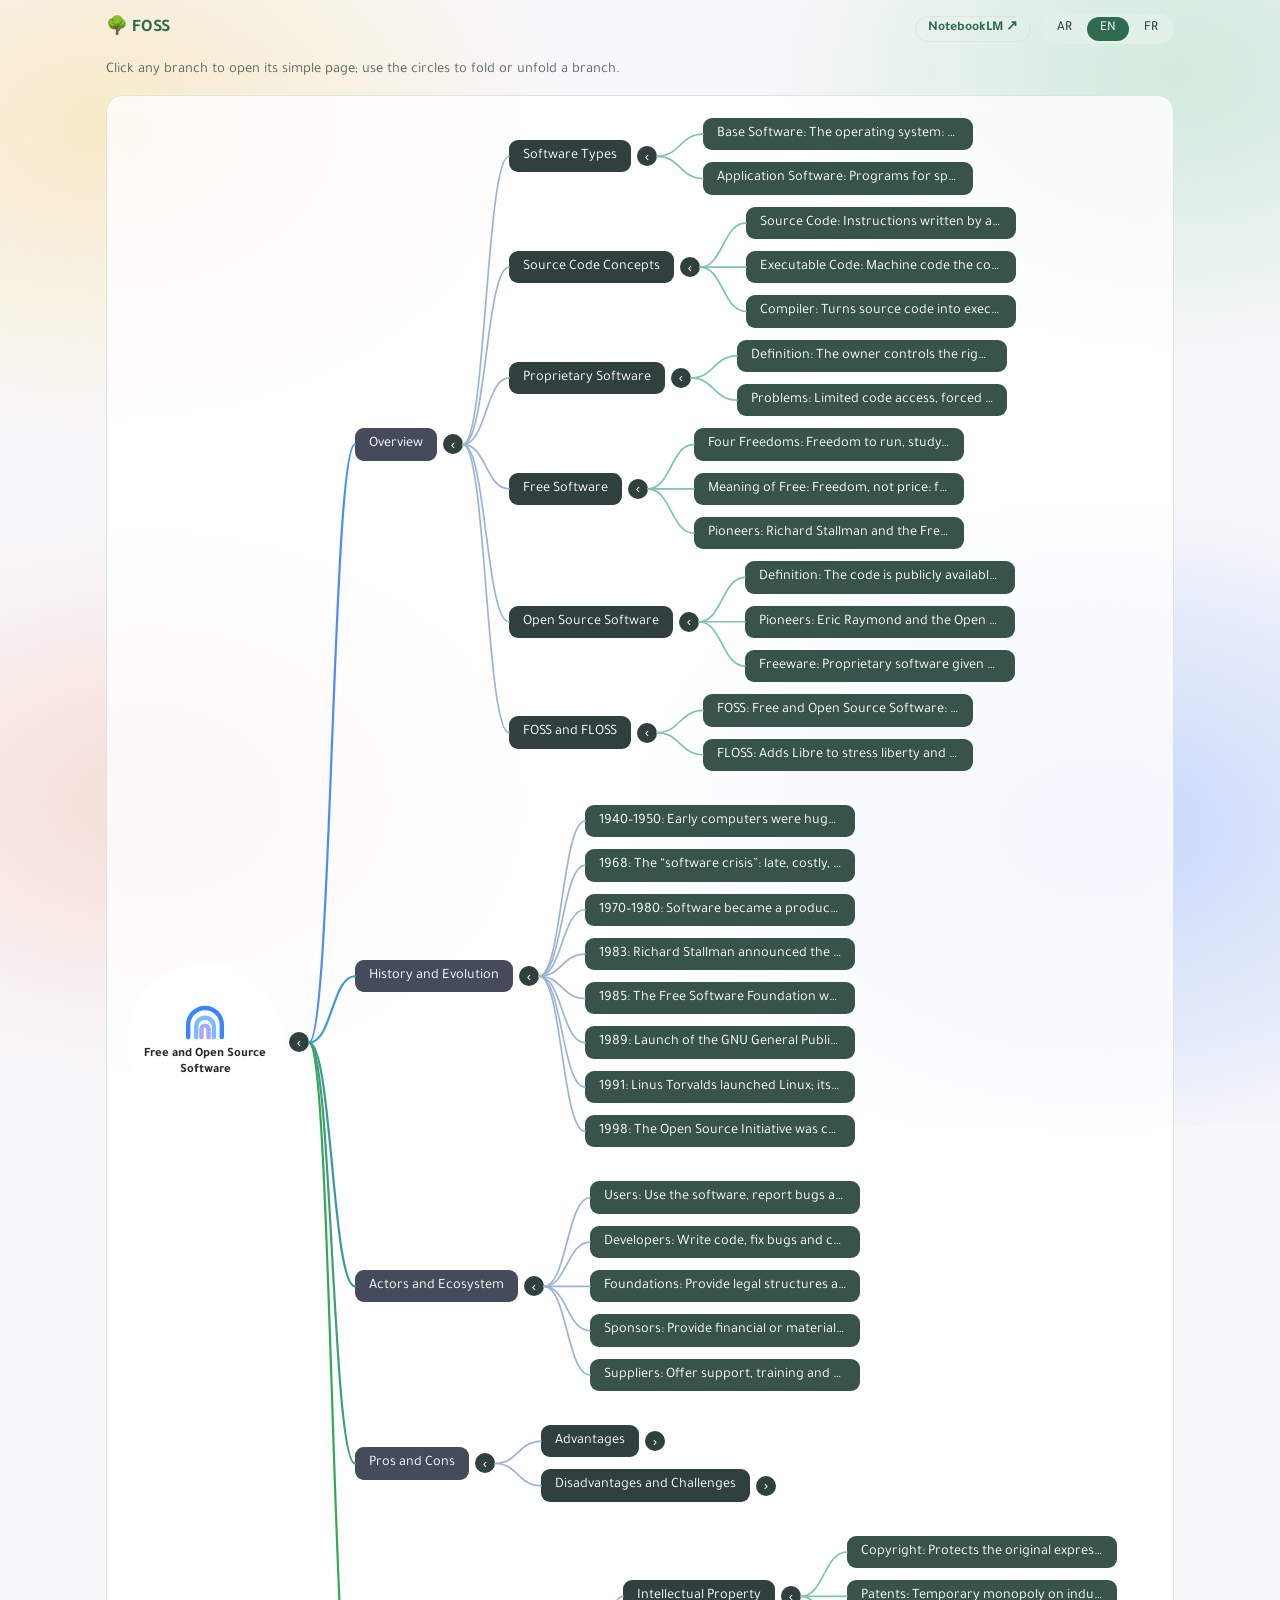
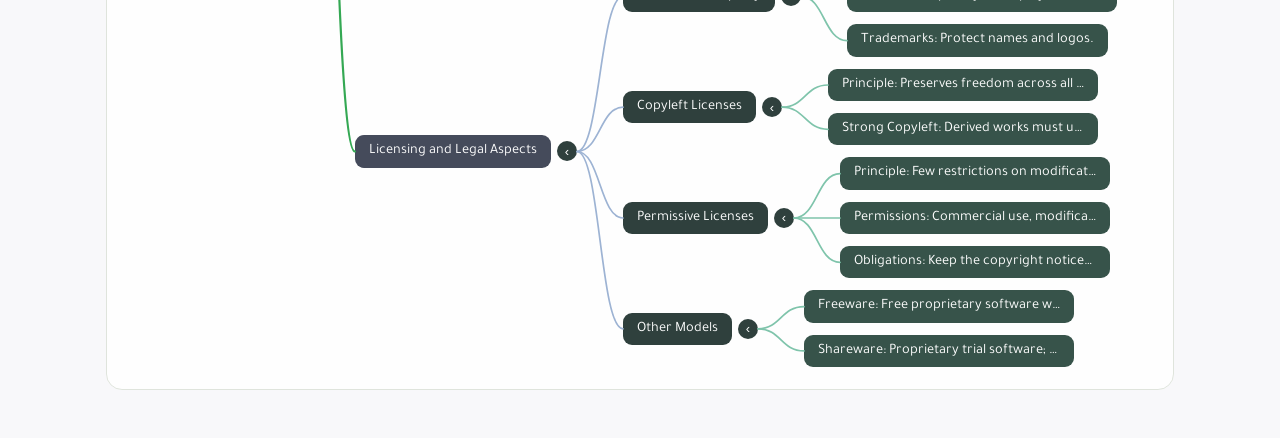
<file: index.html>
<!DOCTYPE html>
<html lang="en" dir="ltr">
<head>
<meta charset="utf-8">
<meta name="viewport" content="width=device-width, initial-scale=1, viewport-fit=cover">
<title>Free and Open Source Software</title>
<link rel="stylesheet" href="https://fonts.googleapis.com/css2?family=Tajawal:wght@400;500;700&display=swap">
<link rel="stylesheet" href="style.css">
</head>
<body>
<header><a class="logo" href="index.html">🌳 FOSS</a><a class="nb" href="https://notebooklm.link.google/PIHziD1KUrau" target="_blank" rel="noopener">NotebookLM ↗</a><div class="lg" id="lg"></div></header>
<main id="app"></main>
<script>window.PAGE="home"</script>
<script src="data.js"></script>
<script src="app.js"></script>
</body>
</html>
</file>
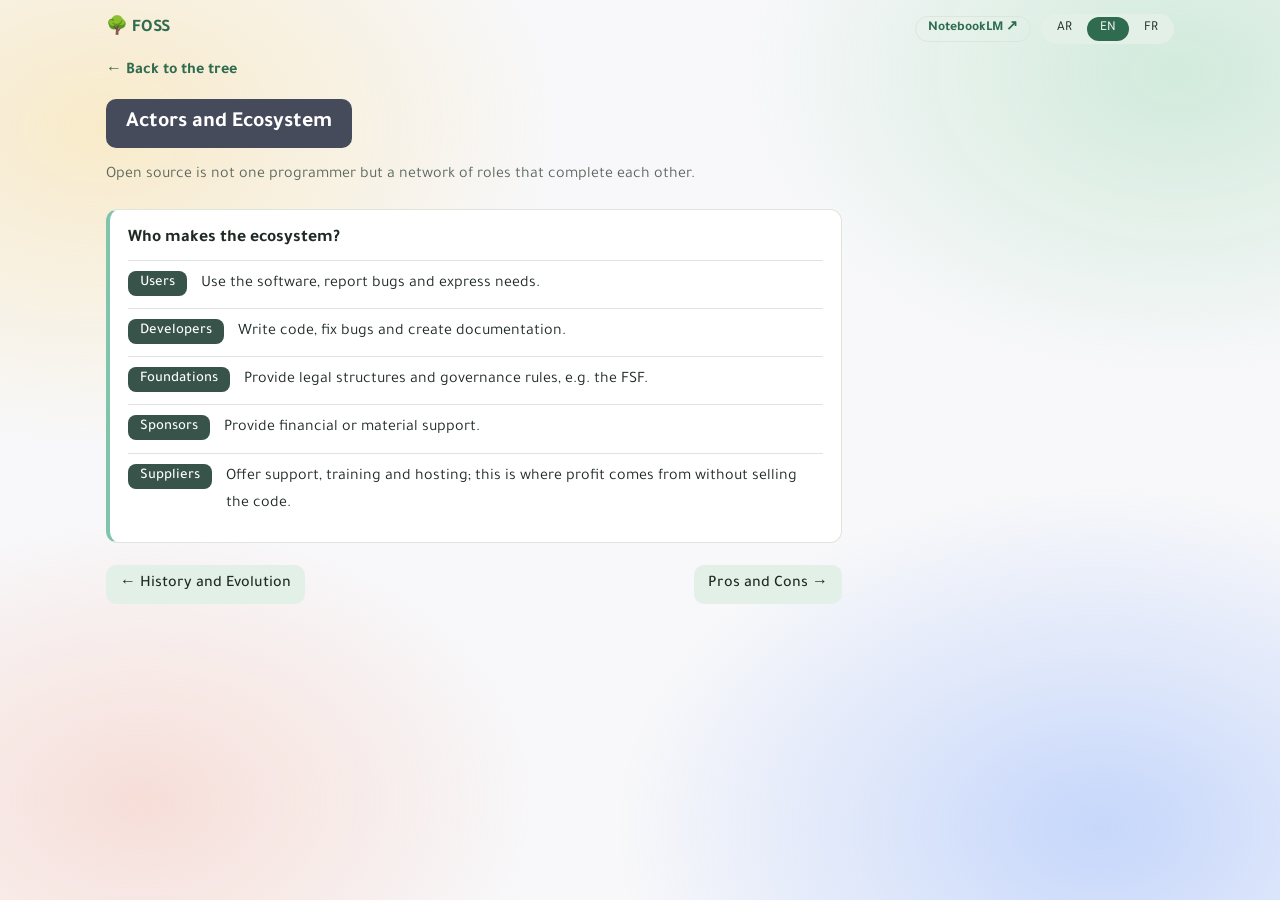
<file: actors.html>
<!DOCTYPE html>
<html lang="en" dir="ltr">
<head>
<meta charset="utf-8">
<meta name="viewport" content="width=device-width, initial-scale=1, viewport-fit=cover">
<title>Free and Open Source Software</title>
<link rel="stylesheet" href="https://fonts.googleapis.com/css2?family=Tajawal:wght@400;500;700&display=swap">
<link rel="stylesheet" href="style.css">
</head>
<body>
<header><a class="logo" href="index.html">🌳 FOSS</a><a class="nb" href="https://notebooklm.link.google/PIHziD1KUrau" target="_blank" rel="noopener">NotebookLM ↗</a><div class="lg" id="lg"></div></header>
<main id="app"></main>
<script>window.PAGE="actors"</script>
<script src="data.js"></script>
<script src="app.js"></script>
</body>
</html>
</file>
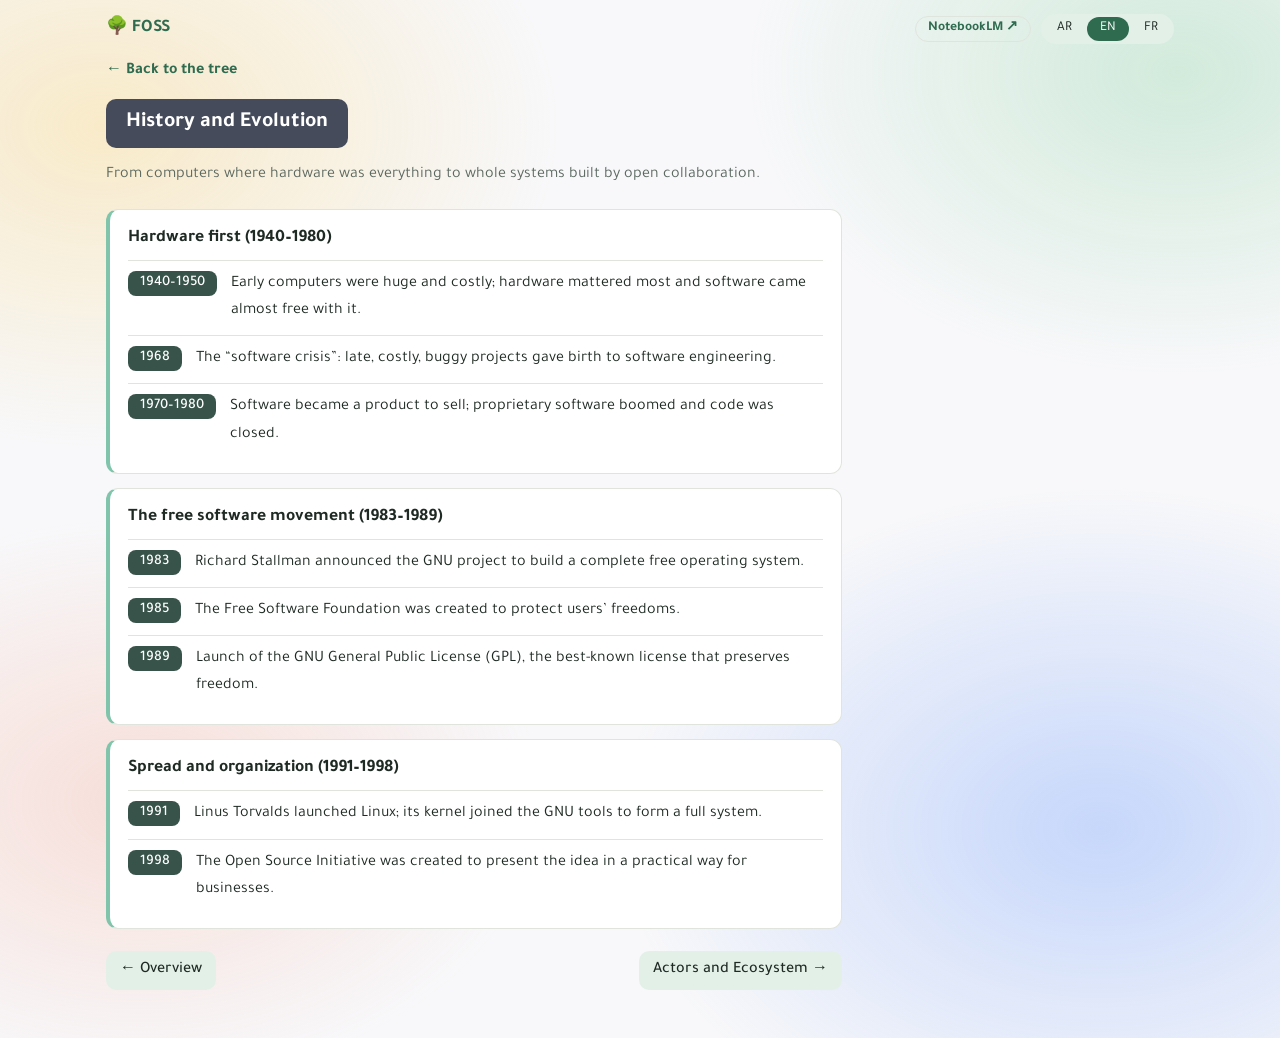
<file: history.html>
<!DOCTYPE html>
<html lang="en" dir="ltr">
<head>
<meta charset="utf-8">
<meta name="viewport" content="width=device-width, initial-scale=1, viewport-fit=cover">
<title>Free and Open Source Software</title>
<link rel="stylesheet" href="https://fonts.googleapis.com/css2?family=Tajawal:wght@400;500;700&display=swap">
<link rel="stylesheet" href="style.css">
</head>
<body>
<header><a class="logo" href="index.html">🌳 FOSS</a><a class="nb" href="https://notebooklm.link.google/PIHziD1KUrau" target="_blank" rel="noopener">NotebookLM ↗</a><div class="lg" id="lg"></div></header>
<main id="app"></main>
<script>window.PAGE="history"</script>
<script src="data.js"></script>
<script src="app.js"></script>
</body>
</html>
</file>
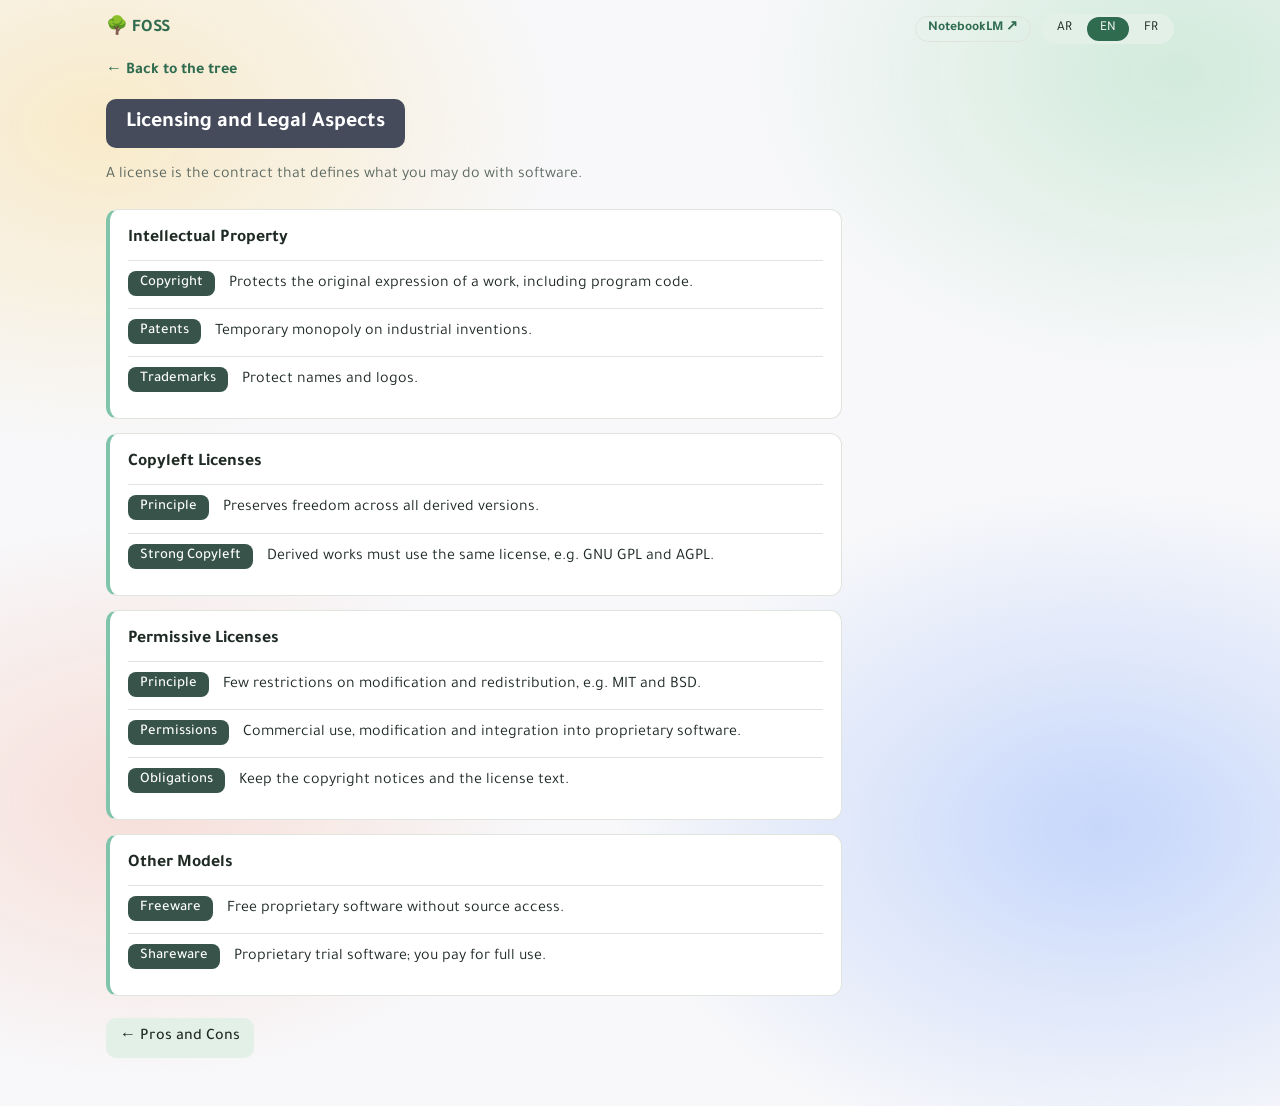
<file: licensing.html>
<!DOCTYPE html>
<html lang="en" dir="ltr">
<head>
<meta charset="utf-8">
<meta name="viewport" content="width=device-width, initial-scale=1, viewport-fit=cover">
<title>Free and Open Source Software</title>
<link rel="stylesheet" href="https://fonts.googleapis.com/css2?family=Tajawal:wght@400;500;700&display=swap">
<link rel="stylesheet" href="style.css">
</head>
<body>
<header><a class="logo" href="index.html">🌳 FOSS</a><a class="nb" href="https://notebooklm.link.google/PIHziD1KUrau" target="_blank" rel="noopener">NotebookLM ↗</a><div class="lg" id="lg"></div></header>
<main id="app"></main>
<script>window.PAGE="licensing"</script>
<script src="data.js"></script>
<script src="app.js"></script>
</body>
</html>
</file>
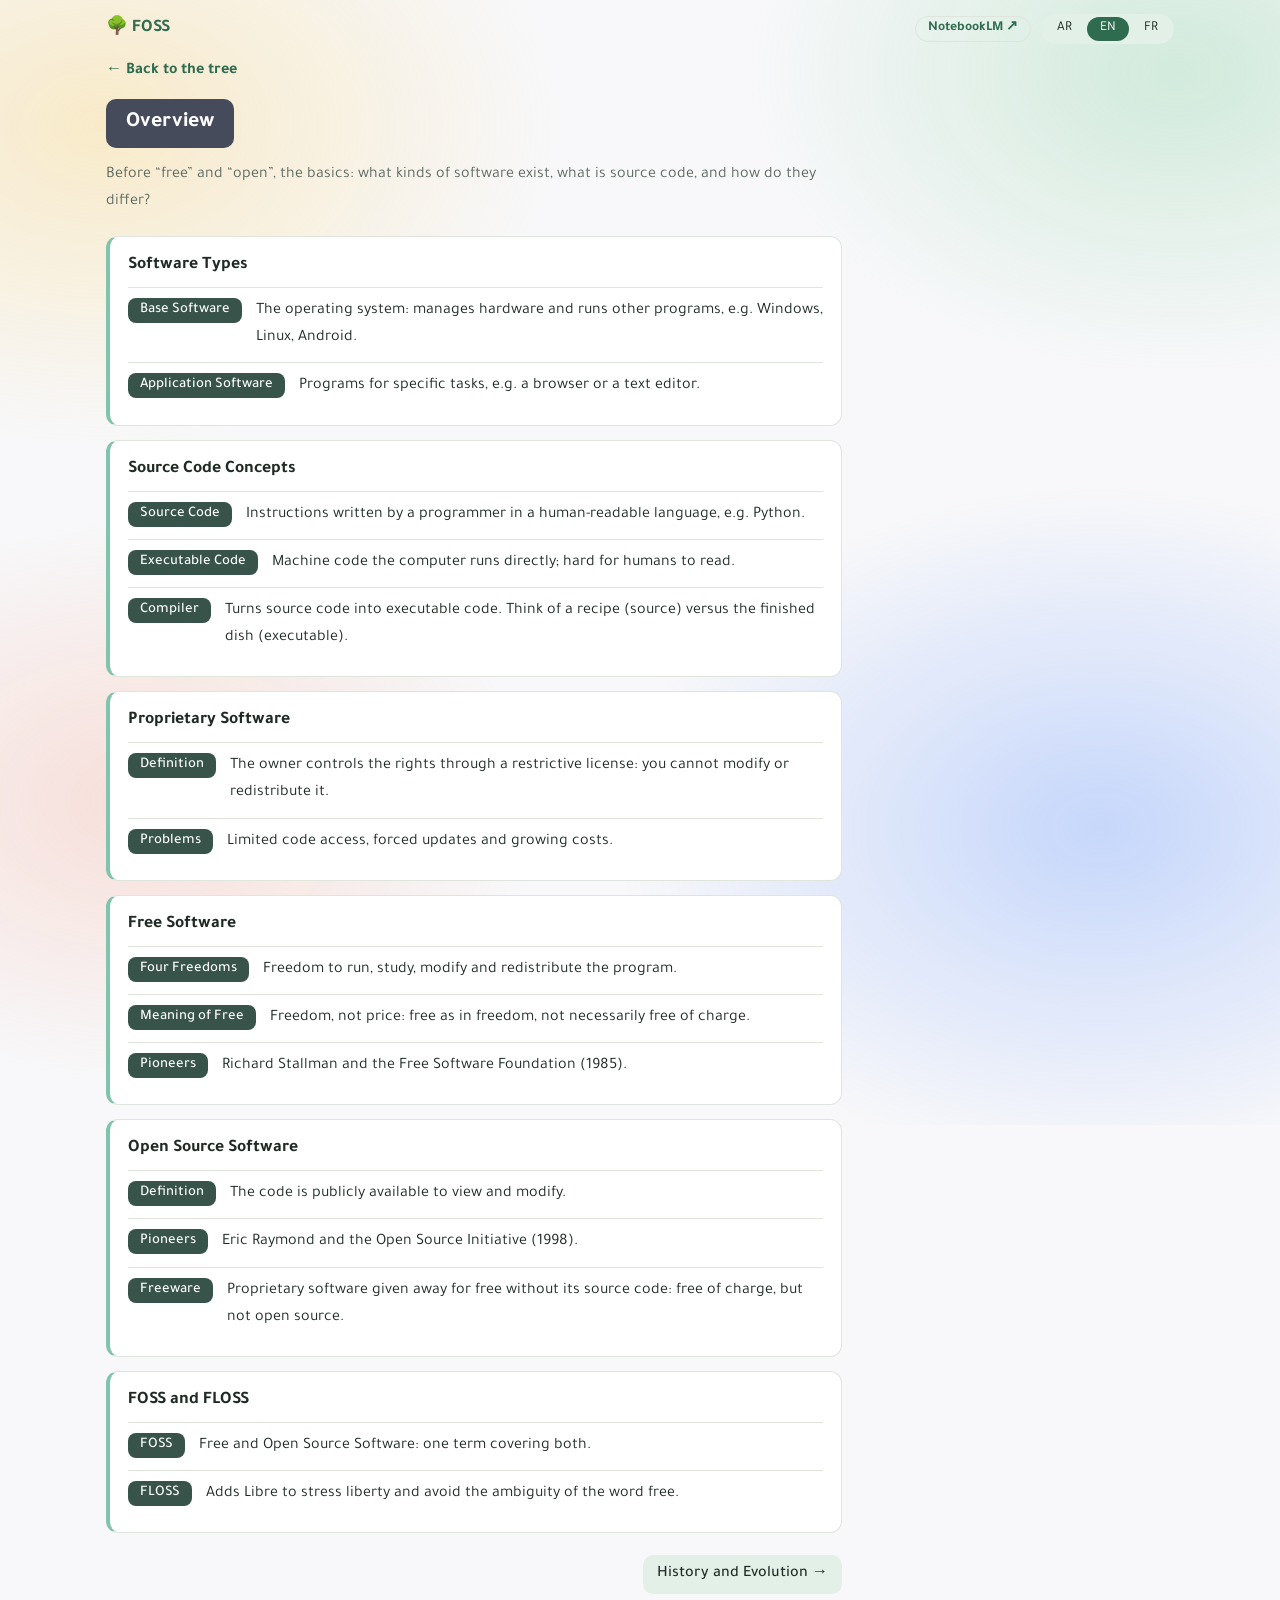
<file: overview.html>
<!DOCTYPE html>
<html lang="en" dir="ltr">
<head>
<meta charset="utf-8">
<meta name="viewport" content="width=device-width, initial-scale=1, viewport-fit=cover">
<title>Free and Open Source Software</title>
<link rel="stylesheet" href="https://fonts.googleapis.com/css2?family=Tajawal:wght@400;500;700&display=swap">
<link rel="stylesheet" href="style.css">
</head>
<body>
<header><a class="logo" href="index.html">🌳 FOSS</a><a class="nb" href="https://notebooklm.link.google/PIHziD1KUrau" target="_blank" rel="noopener">NotebookLM ↗</a><div class="lg" id="lg"></div></header>
<main id="app"></main>
<script>window.PAGE="overview"</script>
<script src="data.js"></script>
<script src="app.js"></script>
</body>
</html>
</file>
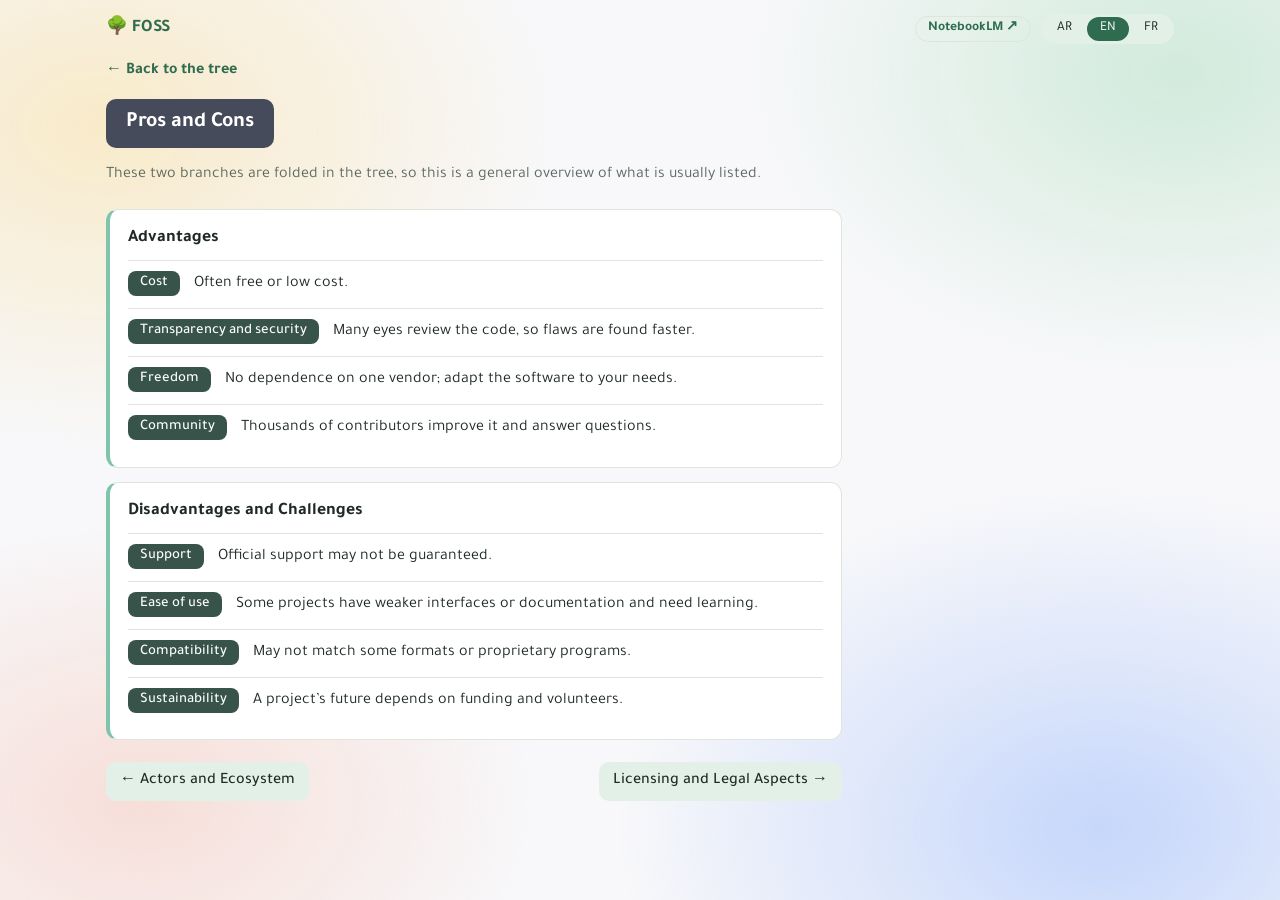
<file: pros-cons.html>
<!DOCTYPE html>
<html lang="en" dir="ltr">
<head>
<meta charset="utf-8">
<meta name="viewport" content="width=device-width, initial-scale=1, viewport-fit=cover">
<title>Free and Open Source Software</title>
<link rel="stylesheet" href="https://fonts.googleapis.com/css2?family=Tajawal:wght@400;500;700&display=swap">
<link rel="stylesheet" href="style.css">
</head>
<body>
<header><a class="logo" href="index.html">🌳 FOSS</a><a class="nb" href="https://notebooklm.link.google/PIHziD1KUrau" target="_blank" rel="noopener">NotebookLM ↗</a><div class="lg" id="lg"></div></header>
<main id="app"></main>
<script>window.PAGE="pros-cons"</script>
<script src="data.js"></script>
<script src="app.js"></script>
</body>
</html>
</file>
<file: style.css>
:root {
    --bg: #f8f8fa;
    --card: #fff;
    --ink: #1f2a24;
    --mute: #5b6860;
    --line: #dfe4dc;
    --ac: #2f6b4f;
    --acink: #fff;
    --soft: #e3f0e8;
    --r: #4f5170;
    --l1: #454b5b;
    --l2: #2f403d;
    --lf: #37534a;
    --e0: #8f9ee3;
    --e1: #9db3d3;
    --e2: #7fc4ab;
    color-scheme: light;
    box-sizing: border-box;
    padding-top: env(safe-area-inset-top, 0px);
    padding-bottom: env(safe-area-inset-bottom, 0px)
}

@media (prefers-color-scheme:dark) {
    :root:not([data-theme="light"]) {
        --bg: #121715;
        --card: #1a201d;
        --ink: #e8efe9;
        --mute: #9fb0a5;
        --line: #2b352f;
        --ac: #6fcf9c;
        --acink: #0f1a14;
        --soft: #223329;
        color-scheme: dark
    }
}

:root[data-theme="dark"] {
    --bg: #121715;
    --card: #1a201d;
    --ink: #e8efe9;
    --mute: #9fb0a5;
    --line: #2b352f;
    --ac: #6fcf9c;
    --acink: #0f1a14;
    --soft: #223329;
    color-scheme: dark
}

* {
    box-sizing: border-box
}

html {
    scroll-padding-top: env(safe-area-inset-top, 0px)
}

body {
    margin: 0;
    background: var(--bg);
    color: var(--ink);
    font: 16px/1.7 Tajawal, Georgia, "Segoe UI", serif
}

a {
    color: inherit;
    text-decoration: none
}

body::before {
    content: "";
    position: fixed;
    inset: -25%;
    z-index: -1;
    pointer-events: none;
    will-change: transform;
    background: radial-gradient(34% 34% at 22% 26%, rgba(250, 204, 90, .3), transparent 70%), radial-gradient(32% 32% at 78% 22%, rgba(110, 200, 140, .28), transparent 70%), radial-gradient(36% 36% at 74% 78%, rgba(70, 130, 255, .28), transparent 70%), radial-gradient(30% 30% at 24% 76%, rgba(245, 150, 120, .26), transparent 70%);
    animation: drift 24s ease-in-out infinite alternate
}

@keyframes drift {
    from {
        transform: translate3d(-4%, -3%, 0) rotate(0deg) scale(1)
    }
    to {
        transform: translate3d(4%, 3%, 0) rotate(14deg) scale(1.15)
    }
}

@media (prefers-color-scheme:dark) {
    :root:not([data-theme="light"]) body::before {
        opacity: .55
    }
}

:root[data-theme="dark"] body::before {
    opacity: .55
}

h2,
p {
    margin: 0
}

header,
main {
    max-width: 1100px;
    margin: 0 auto;
    padding-inline: 16px
}

header {
    display: flex;
    justify-content: space-between;
    align-items: center;
    gap: 10px;
    padding-block: 14px
}

.logo {
    font-weight: 700;
    color: var(--ac);
    font-size: 1.1rem
}

.nb {
    margin-inline-start: auto;
    font-size: .85rem;
    font-weight: 700;
    color: var(--ac);
    border: 1px solid var(--line);
    border-radius: 99px;
    padding: 0 12px;
    transition: .2s
}

.nb:hover {
    background: var(--ac);
    color: var(--acink)
}

.lg {
    display: flex;
    gap: 2px;
    background: var(--soft);
    padding: 3px;
    border-radius: 99px
}

.lg button {
    border: 0;
    background: none;
    color: var(--ink);
    font: inherit;
    font-size: .85rem;
    padding: 0 13px;
    border-radius: 99px;
    cursor: pointer;
    transition: .25s
}

.lg button.on {
    background: var(--ac);
    color: var(--acink)
}

main {
    padding-bottom: 48px
}

.hint {
    color: var(--mute);
    font-size: .92rem;
    margin-bottom: 12px;
    animation: up .6s both
}

#map {
    overflow-x: auto;
    border: 1px solid var(--line);
    border-radius: 16px;
    background: color-mix(in srgb, var(--card) 80%, transparent);
    backdrop-filter: blur(8px);
    animation: up .6s .1s both
}

.mapin {
    position: relative;
    display: inline-block;
    min-width: max-content;
    padding: 22px 20px
}

svg.ln {
    position: absolute;
    inset: 0;
    width: 100%;
    height: 100%;
    pointer-events: none;
    overflow: visible
}

svg.ln path {
    fill: none;
    stroke-width: 1.7;
    stroke-linecap: round;
    stroke-dasharray: 1;
    stroke-dashoffset: 1;
    animation: dr .8s ease forwards;
    animation-delay: var(--d, 0s)
}

.c0 {
    stroke: var(--e0)
}

svg.ln path.c0 {
    stroke-width: 2.2
}

.c1 {
    stroke: var(--e1)
}

.c2 {
    stroke: var(--e2)
}

@keyframes dr {
    to {
        stroke-dashoffset: 0
    }
}

svg.ln path.v {
    transition: opacity .3s, stroke-width .3s
}

svg.ln path.hit {
    stroke: transparent;
    stroke-width: 16;
    stroke-linecap: butt;
    stroke-dasharray: none;
    stroke-dashoffset: 0;
    animation: none;
    pointer-events: stroke
}

svg.ln path.fl {
    stroke: #fff;
    stroke-width: 1.6;
    stroke-dasharray: .04 .13;
    stroke-dashoffset: 0;
    animation: none;
    opacity: 0;
    transition: opacity .3s
}

.mapin.hv svg.ln path.v {
    opacity: .15
}

.mapin.hv svg.ln path.v.on {
    opacity: 1;
    stroke-width: 3.6
}

.mapin.hv svg.ln path.fl.on {
    opacity: .95;
    animation: flow .9s linear infinite
}

@keyframes flow {
    from {
        stroke-dashoffset: 0
    }
    to {
        stroke-dashoffset: -.17
    }
}

.hd {
    transition: opacity .3s
}

.mapin.hv .hd:not(.on) {
    opacity: .4
}

.mapin.hv .hd.on a.bx {
    box-shadow: 0 0 16px rgba(127, 196, 171, .65)
}

.nd {
    display: flex;
    align-items: center;
    gap: 46px
}

.ks {
    display: flex;
    flex-direction: column;
    gap: 12px
}

.ks.k0 {
    gap: 34px
}

.nd.cl>.ks {
    display: none
}

.hd {
    display: flex;
    align-items: center;
    gap: 6px
}

.hd .bx,
.hd .tg {
    animation: pop .6s cubic-bezier(.2, .8, .2, 1) backwards;
    animation-delay: var(--d, 0s)
}

@keyframes pop {
    from {
        opacity: 0;
        transform: translateY(12px) scale(.93)
    }
}

@keyframes up {
    from {
        opacity: 0;
        transform: translateY(16px)
    }
}

.bx {
    display: block;
    color: #fff;
    border-radius: 9px;
    padding: 5px 14px;
    font-size: .9rem;
    line-height: 1.55;
    white-space: nowrap;
    max-width: 270px;
    overflow: hidden;
    text-overflow: ellipsis;
    transition: transform .2s, box-shadow .2s, filter .2s
}

a.bx:hover {
    transform: translateY(-2px);
    box-shadow: 0 6px 16px rgba(0, 0, 0, .3);
    filter: brightness(1.2)
}

.hd .d0 {
    display: flex;
    flex-direction: column;
    align-items: center;
    justify-content: center;
    gap: 6px;
    width: 156px;
    height: 156px;
    max-width: none;
    padding: 14px;
    border-radius: 50%;
    background: #fff;
    color: #1f2a24;
    text-align: center;
    white-space: normal;
    font-size: .8rem;
    font-weight: 700;
    line-height: 1.3;
    animation: pop .7s cubic-bezier(.2, .8, .2, 1) backwards, glow 5s ease-in-out infinite alternate
}

.d0 svg {
    width: 46px;
    height: 36px;
    flex: none
}

@keyframes glow {
    from {
        box-shadow: -14px -6px 40px 2px rgba(250, 204, 90, .38), 0 -16px 44px 4px rgba(110, 200, 140, .34), 14px 4px 40px 2px rgba(110, 185, 200, .3), 0 18px 44px 4px rgba(70, 130, 255, .36)
    }
    to {
        box-shadow: -18px 0 52px 8px rgba(245, 150, 120, .38), 0 -20px 52px 8px rgba(120, 205, 150, .38), 18px 6px 50px 6px rgba(110, 185, 215, .34), 0 22px 54px 8px rgba(90, 150, 255, .4)
    }
}

.d1 {
    background: var(--l1)
}

.d2 {
    background: var(--l2)
}

.d3 {
    background: var(--lf)
}

.tg {
    flex: none;
    width: 20px;
    height: 20px;
    border: 0;
    border-radius: 50%;
    background: var(--l2);
    color: #fff;
    cursor: pointer;
    font-size: 13px;
    line-height: 1;
    padding: 0;
    transition: transform .25s, background .25s
}

.tg:hover {
    transform: scale(1.3);
    background: var(--ac)
}

.tg::before {
    content: "‹"
}

.nd.cl>.hd .tg::before {
    content: "›"
}

[dir=rtl] .tg::before {
    content: "›"
}

[dir=rtl] .nd.cl>.hd .tg::before {
    content: "‹"
}

.pg {
    animation: up .5s both
}

.back {
    display: inline-block;
    margin-bottom: 14px;
    color: var(--ac);
    font-weight: 700
}

.ph {
    display: inline-block;
    background: var(--l1);
    color: #fff;
    border-radius: 10px;
    padding: 6px 20px;
    font-size: 1.35rem;
    font-weight: 700
}

.intro {
    margin: 14px 0 20px;
    color: var(--mute);
    max-width: 46rem
}

.pg section {
    background: var(--card);
    border: 1px solid var(--line);
    border-inline-start: 4px solid var(--e2);
    border-radius: 12px;
    padding: 14px 18px;
    margin-bottom: 14px;
    max-width: 46rem;
    animation: up .6s both;
    animation-delay: calc(var(--i)*.1s + .15s)
}

.pg h2 {
    font-size: 1.1rem;
    margin-bottom: 6px
}

.row {
    display: flex;
    flex-wrap: wrap;
    gap: 4px 14px;
    padding: 10px 0;
    border-top: 1px solid var(--line)
}

.row b {
    flex: none;
    align-self: flex-start;
    background: var(--lf);
    color: #fff;
    border-radius: 8px;
    padding: 0 12px;
    font-weight: 500;
    font-size: .92rem
}

.row b .en {
    color: #cfe8dc;
    font-size: .78rem;
    direction: ltr;
    unicode-bidi: isolate
}

.row p {
    flex: 1 1 14rem
}

.nav {
    display: flex;
    justify-content: space-between;
    gap: 10px;
    margin-top: 22px;
    max-width: 46rem
}

.btn {
    background: var(--soft);
    border-radius: 10px;
    padding: 6px 14px;
    font-weight: 500;
    transition: .2s
}

.btn:hover {
    background: var(--ac);
    color: var(--acink)
}

@media (prefers-reduced-motion:reduce) {
    *,
    *::before {
        animation-duration: .01s!important;
        animation-delay: 0s!important;
        animation-iteration-count: 1!important;
        transition: none!important
    }
}
</file>
